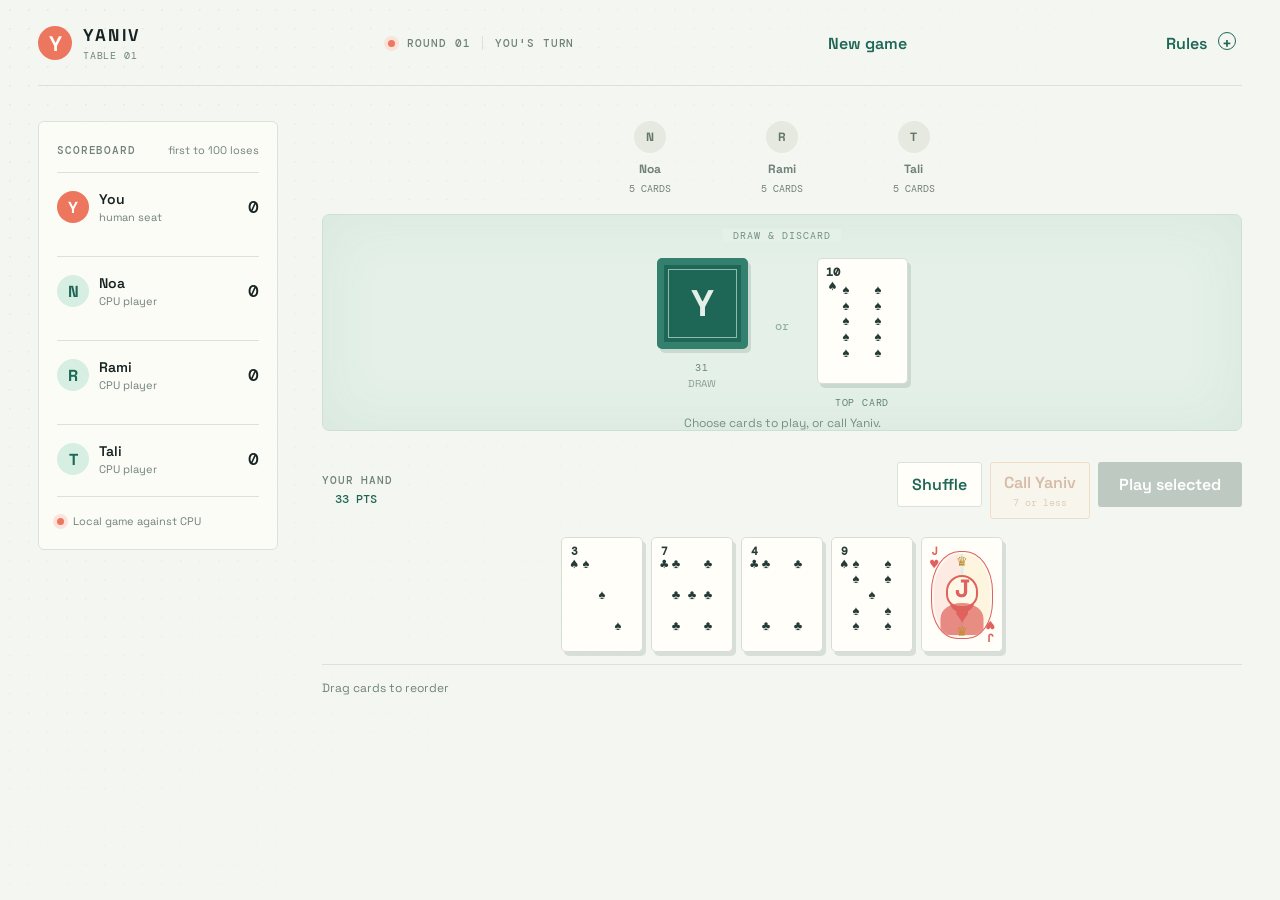
<file: index.html>
<!doctype html>
<html lang="en">
<head>
	<meta charset="UTF-8">
	<meta name="viewport" content="width=device-width, initial-scale=1.0">
	<title>Yaniv | Card table</title>
	<link rel="preconnect" href="https://fonts.googleapis.com">
	<link rel="preconnect" href="https://fonts.gstatic.com" crossorigin>
	<link href="https://fonts.googleapis.com/css2?family=DM+Mono:wght@400;500&family=Space+Grotesk:wght@400;500;600;700&display=swap" rel="stylesheet">
	<link rel="stylesheet" href="style.css">
</head>
<body>
	<main class="app-shell">
		<header class="topbar">
			<div class="brand"><span class="brand-mark">Y</span><span>YANIV <small>TABLE 01</small></span></div>
			<div class="table-status"><span class="live-dot"></span><span id="round-label">ROUND 01</span><span class="divider"></span><span id="turn-label">YOUR TURN</span></div>
			<button class="text-button" id="new-game-button">New game</button>
			<button class="text-button" id="rules-button">Rules <span aria-hidden="true">+</span></button>
		</header>
		<section class="game-layout">
			<aside class="scoreboard panel"><div class="eyebrow">Scoreboard <span>first to 100 loses</span></div><div id="score-list"></div><div class="score-note"><span class="live-dot"></span> Local game against CPU</div></aside>
			<section class="table-area">
				<div class="opponents" id="opponents"></div>
				<div class="felt"><div class="felt-label">DRAW & DISCARD</div><div class="piles"><button class="deck pile" id="draw-pile" aria-label="Draw from draw pile"><span class="card-back">Y</span><strong id="draw-count">0</strong><small>DRAW</small></button><div class="pile-gap">or</div><button class="discard pile" id="discard-pile" aria-label="Draw the top discard"><span id="discard-card"></span><strong>TOP CARD</strong></button></div><p class="table-message" id="table-message">Choose cards to play, or call Yaniv.</p></div>
				<section class="player-zone"><div class="player-heading"><div><span class="eyebrow">Your hand</span><span class="hand-points" id="hand-points">0 PTS</span></div><div class="heading-actions"><button class="deal-button" id="deal-button" type="button">Deal hand</button><button class="yaniv-button" id="yaniv-button">Call Yaniv <span>7 or less</span></button><button class="primary-button play-top-button" id="play-top-button" type="button" disabled>Play selected</button></div></div><div class="hand" id="player-hand"></div><div class="action-bar"><span class="selection-info" id="selection-info">Select a card or meld</span></div></section>
			</section>
		</section>
	</main>
	<dialog id="setup-dialog"><span class="eyebrow">Table setup</span><h2>Choose your table.</h2><label for="player-count">Players<select id="player-count"><option value="2">2 players</option><option value="3">3 players</option><option value="4" selected>4 players</option></select></label><label for="human-count">People at this device<select id="human-count"><option value="1" selected>1 person</option><option value="2">2 people</option><option value="3">3 people</option><option value="4">4 people</option></select></label><button class="primary-button" id="start-game-button">Start game</button></dialog>
	<dialog id="rules-dialog"><button class="close-button" id="close-rules" aria-label="Close rules">x</button><span class="eyebrow">How to play</span><h2>Make your hand small.</h2><p>On your turn, play one card, a set of matching ranks, or a same-suit straight of three or more cards. Then draw exactly one card from either pile.</p><p>At the very start of your turn, call <strong>Yaniv</strong> with 7 points or fewer. The lowest hand scores zero; everyone else scores their hand. A successful caller scores zero. If anyone ties or beats the caller with a lower hand, the caller gets 30 instead.</p><p>The first player to reach 100 ends the game. Lowest total wins.</p></dialog>
	<div class="toast" id="toast" role="status"></div>
	<script src="game.js"></script>
</body>
</html>
</file>
<file: style.css>
.pips { display: grid; grid-template-columns: repeat(3, 1fr); grid-template-rows: repeat(5, 1fr); width: 48px; height: 78px; align-items: center; justify-items: center; line-height: 1; }
.pips span { font-size: 13px; }
.face-symbol { font-size: 35px; }
.play-top-button { display: inline-block; }
.felt-label { top: 14px; z-index: 2; background: #e4f0e8; padding: 0 10px; }
.piles { transform: none; margin-top: 42px; }
.table-area .felt { min-height: 200px; }
.player-zone { padding-top: 16px; }
.hand { min-height: 130px; }
@media (max-width: 850px) { .table-area .felt { min-height: 285px; } .player-zone { padding-top: 24px; } .hand { min-height: 145px; } }
.heading-actions { display: flex; gap: 8px; align-items: flex-start; }
@media (min-width: 851px) { .felt { min-height: 260px; } }
.action-buttons { display: flex; gap: 8px; align-items: center; }
.deal-button { border: 1px solid var(--line); border-radius: 3px; background: var(--white); color: var(--green); padding: 11px 14px; font-weight: 600; }
:root { --ink: #172322; --muted: #70817b; --line: #d9e2dc; --paper: #f4f6f1; --white: #fffef9; --green: #1e6756; --mint: #d7eee3; --coral: #ed765f; --yellow: #f1c85b; }
* { box-sizing: border-box; } body { margin: 0; color: var(--ink); background: var(--paper); font-family: "Space Grotesk", sans-serif; min-height: 100vh; } body:before { content: ""; position: fixed; inset: 0; pointer-events: none; opacity: .35; background-image: radial-gradient(#cbd8cf 1px, transparent 1px); background-size: 19px 19px; mask-image: linear-gradient(135deg, black, transparent 65%); } button { font: inherit; cursor: pointer; }
.app-shell { max-width: 1440px; margin: auto; padding: 24px 38px 42px; position: relative; }.topbar { display: flex; align-items: center; justify-content: space-between; padding-bottom: 23px; border-bottom: 1px solid var(--line); }.brand { font-size: 17px; font-weight: 700; letter-spacing: .13em; display: flex; align-items: center; gap: 11px; }.brand small { color: var(--muted); display: block; font: 10px "DM Mono", monospace; letter-spacing: .08em; margin-top: 3px; }.brand-mark { display: grid; place-items: center; background: var(--coral); color: var(--white); width: 34px; height: 34px; border-radius: 50%; font-size: 21px; letter-spacing: 0; }.table-status, .eyebrow { font: 500 11px "DM Mono", monospace; letter-spacing: .08em; text-transform: uppercase; color: var(--muted); }.table-status { display: flex; gap: 12px; align-items: center; }.divider { height: 14px; border-left: 1px solid var(--line); }.live-dot { width: 7px; height: 7px; border-radius: 50%; background: var(--coral); display: inline-block; box-shadow: 0 0 0 4px #fbe3dc; }.text-button { border: 0; background: transparent; color: var(--green); font-weight: 600; }.text-button span { display: inline-grid; place-items: center; margin-left: 7px; border: 1px solid var(--green); border-radius: 50%; width: 18px; height: 18px; }
.game-layout { display: grid; grid-template-columns: 240px 1fr; gap: 44px; padding-top: 35px; }.panel { background: rgba(255,254,249,.75); border: 1px solid var(--line); border-radius: 6px; }.scoreboard { align-self: start; padding: 21px 18px; }.eyebrow { display: flex; justify-content: space-between; align-items: center; }.eyebrow span { font: 11px "Space Grotesk", sans-serif; letter-spacing: 0; text-transform: none; }.score-row { display: flex; align-items: center; gap: 10px; border-top: 1px solid var(--line); padding: 17px 0; margin-top: 15px; }.avatar { width: 32px; height: 32px; display: grid; place-items: center; border-radius: 50%; background: var(--mint); color: var(--green); font-weight: 700; }.score-row:first-of-type .avatar { background: var(--coral); color: white; }.score-name { flex: 1; font-size: 14px; font-weight: 600; }.score-name small { color: var(--muted); font-weight: 400; display: block; font-size: 11px; margin-top: 2px; }.score-value { font: 500 18px "DM Mono", monospace; }.score-note { border-top: 1px solid var(--line); padding-top: 17px; margin-top: 3px; font-size: 11px; color: var(--muted); display: flex; gap: 9px; align-items: center; }
.table-area { min-width: 0; }.opponents { display: flex; justify-content: center; gap: clamp(18px, 7vw, 110px); min-height: 93px; }.opponent { text-align: center; color: var(--muted); font-size: 12px; }.opponent .avatar { margin: 0 auto 8px; background: #e5e9e0; color: #65756d; }.opponent.active .avatar { outline: 3px solid #f8dd93; }.card-count { font: 10px "DM Mono", monospace; color: var(--muted); margin-top: 5px; }.revealed-hand { display: flex; justify-content: center; gap: 3px; margin-top: 7px; }.revealed-hand .card-face { width: 25px; height: 36px; border-radius: 2px; font-size: 12px; box-shadow: none; }.revealed-hand .card-corner { display: none; }.felt { min-height: 334px; background: #e4f0e8; border: 1px solid #cfdfd5; border-radius: 7px; display: flex; flex-direction: column; align-items: center; justify-content: center; position: relative; box-shadow: inset 0 0 60px rgba(79,141,110,.08); }.felt-label { position: absolute; top: 14px; z-index: 2; background: #e4f0e8; padding: 0 10px; font: 10px "DM Mono", monospace; letter-spacing: .1em; color: #739084; }.piles { display: flex; align-items: center; gap: 23px; }.pile { border: 0; background: transparent; position: relative; width: 100px; height: 138px; display: flex; flex-direction: column; align-items: center; }.pile strong { font: 10px "DM Mono", monospace; letter-spacing: .08em; color: #638276; margin-top: 12px; }.pile small { font-size: 10px; color: #8a9c92; margin-top: 3px; }.pile-gap { color: #8da79a; font: 12px "DM Mono", monospace; }.card-back, .card-face { width: 91px; height: 126px; border-radius: 5px; display: grid; place-items: center; box-shadow: 3px 4px 0 rgba(45,86,68,.14); }.card-back { background: var(--green); color: #e4f0e8; border: 7px solid #32806d; outline: 1px solid #8dbbad; outline-offset: -12px; font-size: 37px; font-weight: 700; }.card-face { background: var(--white); border: 1px solid #d7ddd5; position: relative; font-size: 35px; }.card-face .card-corner { position: absolute; top: 7px; left: 8px; font: 600 12px "DM Mono", monospace; line-height: 1.1; }.card-face .card-corner span { font-size: 14px; }.card-face .bottom-corner { top: auto; left: auto; right: 8px; bottom: 7px; transform: rotate(180deg); }.red { color: #df625c; }.black { color: #263b35; }.table-message { color: #739084; font-size: 12px; margin: 20px 0 -1px; }
.player-zone { padding-top: 31px; }.player-heading { display: flex; align-items: center; justify-content: space-between; }.hand-points { font: 500 12px "DM Mono", monospace; color: var(--green); margin-left: 13px; }.yaniv-button { border: 1px solid #eab990; border-radius: 3px; background: #fff7e7; color: #aa653e; padding: 9px 13px; font-weight: 600; }.yaniv-button span { font: 10px "DM Mono", monospace; display: block; color: #bb9170; margin-top: 3px; }.yaniv-button:disabled { opacity: .4; cursor: not-allowed; }.hand { display: flex; align-items: flex-end; justify-content: center; gap: 8px; min-height: 145px; padding: 12px 0; }.hand .card-button { border: 0; background: transparent; padding: 0; transition: transform .16s ease; }.hand .card-button:hover, .hand .card-button.selected { transform: translateY(-11px); }.hand .card-button.selected .card-face { border: 2px solid var(--coral); box-shadow: 3px 5px 0 rgba(237,118,95,.2); }.hand .card-face { width: 82px; height: 115px; font-size: 30px; }.hand .card-face .card-corner { font-size: 11px; }.action-bar { border-top: 1px solid var(--line); padding-top: 15px; display: flex; justify-content: space-between; align-items: center; }.selection-info { font-size: 12px; color: var(--muted); }.primary-button { border: 0; border-radius: 3px; background: var(--green); color: white; padding: 12px 21px; font-weight: 600; }.primary-button:disabled { background: #bdc9c1; cursor: not-allowed; }
dialog { border: 0; border-radius: 6px; max-width: 470px; padding: 34px; color: var(--ink); box-shadow: 0 20px 80px rgba(23,35,34,.2); } dialog::backdrop { background: rgba(23,35,34,.32); } dialog h2 { font-size: 29px; margin: 13px 0; } dialog p { color: #52645d; line-height: 1.55; font-size: 14px; } dialog label { display: block; color: var(--muted); font: 11px "DM Mono", monospace; letter-spacing: .08em; text-transform: uppercase; margin: 18px 0; } dialog select { display: block; width: 100%; margin-top: 8px; padding: 11px; border: 1px solid var(--line); border-radius: 3px; background: var(--paper); color: var(--ink); font: 14px "Space Grotesk", sans-serif; } dialog .primary-button { margin-top: 8px; width: 100%; }.close-button { float: right; border: 0; background: transparent; color: var(--muted); font-size: 18px; }.handoff { display: flex; flex-direction: column; align-items: center; justify-content: center; gap: 9px; width: 100%; min-height: 130px; color: var(--ink); }.handoff span { color: var(--muted); font-size: 12px; }.handoff .primary-button { margin-top: 8px; }.toast { position: fixed; left: 50%; bottom: 28px; transform: translate(-50%, 20px); background: var(--ink); color: white; border-radius: 3px; padding: 12px 17px; font-size: 13px; opacity: 0; pointer-events: none; transition: .25s; }.toast.show { opacity: 1; transform: translate(-50%, 0); }
@media (max-width: 850px) { .app-shell { padding: 18px 17px 30px; }.topbar { flex-wrap: wrap; gap: 17px; }.table-status { order: 3; width: 100%; }.game-layout { display: block; padding-top: 22px; }.scoreboard { margin-bottom: 24px; }.score-row { display: inline-flex; width: 49%; border-top: 0; margin-top: 14px; padding: 0; }.score-note { display: none; }.opponents { gap: 25px; min-height: 83px; }.felt { min-height: 285px; }.hand { justify-content: flex-start; overflow-x: auto; padding: 20px 8px; }.hand .card-button { flex: 0 0 auto; }.player-heading { align-items: flex-start; gap: 10px; }.yaniv-button { padding: 8px; }.table-message { text-align: center; } }

.card-face.ace-spades { background: radial-gradient(circle at center, #f9fbf6 0 32%, #e8eee8 33% 34%, #fffef9 35%); border-color: #b7c8be; box-shadow: 3px 4px 0 rgba(45,86,68,.14), inset 0 0 0 4px #f1f5ef, inset 0 0 0 5px #cad8cf; }
.ace-emblem { position: absolute; left: 50%; top: 52%; width: 100%; display: flex; flex-direction: column; align-items: center; justify-content: center; gap: 2px; color: #172322; line-height: .8; text-align: center; transform: translate(-50%, -50%) translateX(2px); }
.ace-emblem strong { font-size: 74px; font-weight: 400; text-shadow: 1px 2px 0 #c8d5cd; }
.ace-ornament { color: var(--coral); font-size: 13px; }
.court-art { display: grid; grid-template-rows: 20px 1fr 20px; justify-items: center; align-items: center; width: 62px; height: 88px; border: 2px solid currentColor; border-radius: 46% 46% 42% 42%; background: linear-gradient(90deg, rgba(237,118,95,.14) 0 47%, rgba(30,103,86,.12) 48% 52%, rgba(241,200,91,.17) 53%); line-height: 1; }
.court-art strong { font: 700 31px "Space Grotesk", sans-serif; text-shadow: 1px 1px 0 #fffef9; }
.court-suit { font-size: 24px; }
.court-crown { font-size: 13px; color: #c28d2c; }
.court-jack { color: #af523e; }
.court-queen { color: #8b5a7d; }
.court-king { color: #1e6756; }
.hand .card-button { position: relative; user-select: none; transition: transform .16s ease, opacity .16s ease; }
.hand .card-button[draggable="true"] { cursor: grab; }
.hand .card-button.dragging { opacity: .35; cursor: grabbing; }
.hand .card-button.playing { animation: card-to-discard .32s cubic-bezier(.2,.8,.3,1) forwards; pointer-events: none; }
@keyframes card-to-discard { to { opacity: 0; transform: translate(var(--card-x), var(--card-y)) scale(.72) rotate(5deg); } }
@media (prefers-reduced-motion: reduce) { .hand .card-button.playing { animation-duration: .01ms; } }

.card-back, .card-face { box-sizing: border-box; flex: 0 0 91px; width: 91px; height: 126px; aspect-ratio: 91 / 126; }
.card-back { display: grid; place-items: center; }
.revealed-player-hand { width: 100%; }
.revealed-player-hand { display: grid; grid-template-columns: repeat(2, minmax(0, 1fr)); gap: 18px 24px; }
.revealed-seat { min-width: 0; }
.revealed-seat > .eyebrow { justify-content: center; margin-bottom: 8px; }
.revealed-player-hand .revealed-hand { gap: 8px; margin-top: 0; }
.revealed-player-hand .revealed-hand .card-face { width: 82px; height: 115px; font-size: 30px; box-shadow: 3px 4px 0 rgba(45,86,68,.14); }
.revealed-player-hand .revealed-hand .card-corner { display: block; }
@media (max-width: 850px) { .revealed-player-hand { grid-template-columns: 1fr; gap: 16px; } .revealed-player-hand .revealed-hand { overflow-x: auto; justify-content: flex-start; padding: 0 4px 4px; } }
.bot-card-flight { position: fixed; z-index: 20; width: 91px; height: 126px; pointer-events: none; animation: bot-card-to-discard .34s cubic-bezier(.2,.8,.3,1) forwards; }
.bot-card-flight .card-back { display: grid; width: 91px; height: 126px; }
@keyframes bot-card-to-discard { to { transform: translate(var(--flight-x), var(--flight-y)) rotate(6deg) scale(.72); opacity: .25; } }
.draw-pile.shuffling-deck { opacity: .28; }
.felt.shuffling-felt::after { content: ""; position: absolute; inset: 0; z-index: 2; background: #e4f0e8; border-radius: 7px; }
.felt.shuffling-felt .piles { display: none; }
.felt.shuffling-felt .table-message, .felt.shuffling-felt .felt-label { display: none; }
.felt.shuffling-felt .shuffle-animation { display: block; z-index: 3; }
.shuffle-animation { position: absolute; left: 50%; top: 50%; width: 330px; height: 190px; z-index: 3; pointer-events: none; transform: translate(-50%, -50%); animation: shuffle-complete 2.6s linear; }
.shuffle-packet, .shuffle-riffle span, .shuffle-square, .shuffle-bridge { position: absolute; left: 50%; top: 32px; width: 76px; height: 104px; border: 5px solid #32806d; border-radius: 5px; background: var(--green); outline: 1px solid #8dbbad; outline-offset: -9px; box-shadow: 3px 4px 0 rgba(45,86,68,.16); }
.shuffle-packet-left { animation: packet-left 2.6s cubic-bezier(.2,.8,.25,1) both; }
.shuffle-packet-right { animation: packet-right 2.6s cubic-bezier(.2,.8,.25,1) both; }
@keyframes packet-left { 0%, 12% { transform: translateX(-50%) rotate(0); } 27% { transform: translate(-112px, 2px) rotate(-7deg); } 43%, 100% { transform: translate(-82px, 5px) rotate(-8deg); opacity: 0; } }
@keyframes packet-right { 0%, 12% { transform: translateX(-50%) rotate(0); } 27% { transform: translate(36px, 8px) rotate(7deg); } 43%, 100% { transform: translate(82px, 5px) rotate(8deg); opacity: 0; } }
.shuffle-riffle { position: absolute; inset: 0; }
.shuffle-riffle span { opacity: 0; animation: riffle-card 2.6s cubic-bezier(.2,.8,.25,1) both; animation-delay: calc(var(--riffle-index) * 42ms); }
@keyframes riffle-card { 0%, 28% { opacity: 0; transform: translate(-50%, 5px) rotate(0); } 39% { opacity: 1; transform: translate(calc(-50% + var(--riffle-offset)), 18px) rotate(calc(var(--riffle-index) * 2deg - 7deg)); } 54% { opacity: 1; transform: translate(calc(-50% + var(--riffle-offset) * .45), 12px) rotate(calc(var(--riffle-index) * 1deg - 3deg)); } 68%, 100% { opacity: 0; transform: translate(-50%, 7px) rotate(0); } }
.shuffle-square { opacity: 0; animation: square-pile 2.6s cubic-bezier(.2,.8,.25,1) both; }
@keyframes square-pile { 0%, 56% { opacity: 0; transform: translate(-50%, 7px) rotate(0); } 68% { opacity: 1; transform: translate(-50%, 7px) rotate(4deg); } 76% { opacity: 1; transform: translate(-50%, 7px) rotate(-3deg); } 84%, 100% { opacity: 0; transform: translate(-50%, 7px) rotate(0); } }
.shuffle-bridge { opacity: 0; animation: bridge-pile 2.6s cubic-bezier(.2,.8,.25,1) both; }
@keyframes bridge-pile { 0%, 72% { opacity: 0; transform: translate(-50%, 7px) scaleY(1); } 79% { opacity: 1; transform: translate(-50%, 2px) scaleY(.72) rotate(-3deg); } 87% { opacity: 1; transform: translate(-50%, 12px) scaleY(1.18) rotate(3deg); } 94%, 100% { opacity: 0; transform: translate(-50%, 7px) scaleY(1) rotate(0); } }
@keyframes shuffle-complete { from, to { opacity: 1; } }
.deal-card-flight { position: absolute; z-index: 4; width: 58px; height: 80px; border: 5px solid #32806d; border-radius: 4px; background: var(--green); outline: 1px solid #8dbbad; outline-offset: -9px; box-shadow: 2px 3px 0 rgba(45,86,68,.16); pointer-events: none; animation: deal-card 325ms cubic-bezier(.2,.8,.3,1) var(--deal-delay) both; }
@keyframes deal-card { from { opacity: 0; transform: translate(0, 0) rotate(0) scale(.8); } 18% { opacity: 1; } to { opacity: 0; transform: translate(var(--deal-x), var(--deal-y)) rotate(8deg) scale(.65); } }
.hand.dealing { visibility: hidden; }
#discard-card.deal-face-down .card-face { transform: rotateY(90deg); opacity: 0; }
#discard-card.deal-face-up .card-face { animation: discard-reveal 420ms cubic-bezier(.2,.8,.3,1) both; transform-origin: center; }
@keyframes discard-reveal { from { transform: rotateY(90deg); opacity: 0; } 45% { opacity: 1; } to { transform: rotateY(0); opacity: 1; } }
.court-art { position: relative; overflow: hidden; border-width: 1px; box-shadow: inset 0 0 0 2px rgba(255,254,249,.65); }
.court-art::before, .court-art::after { content: ""; position: absolute; left: 50%; width: 28px; height: 29px; transform: translateX(-50%); border: 2px solid currentColor; background: #fff8e7; }
.court-art::before { top: 23px; border-radius: 50% 50% 42% 42%; box-shadow: 0 8px 0 -4px currentColor; }
.court-art::after { top: 51px; width: 39px; height: 28px; border-radius: 48% 48% 20% 20%; background: currentColor; opacity: .7; }
.court-art strong, .court-art .court-suit, .court-art .court-crown { position: relative; z-index: 1; }
.court-art strong { font-size: 25px; }
</file>
